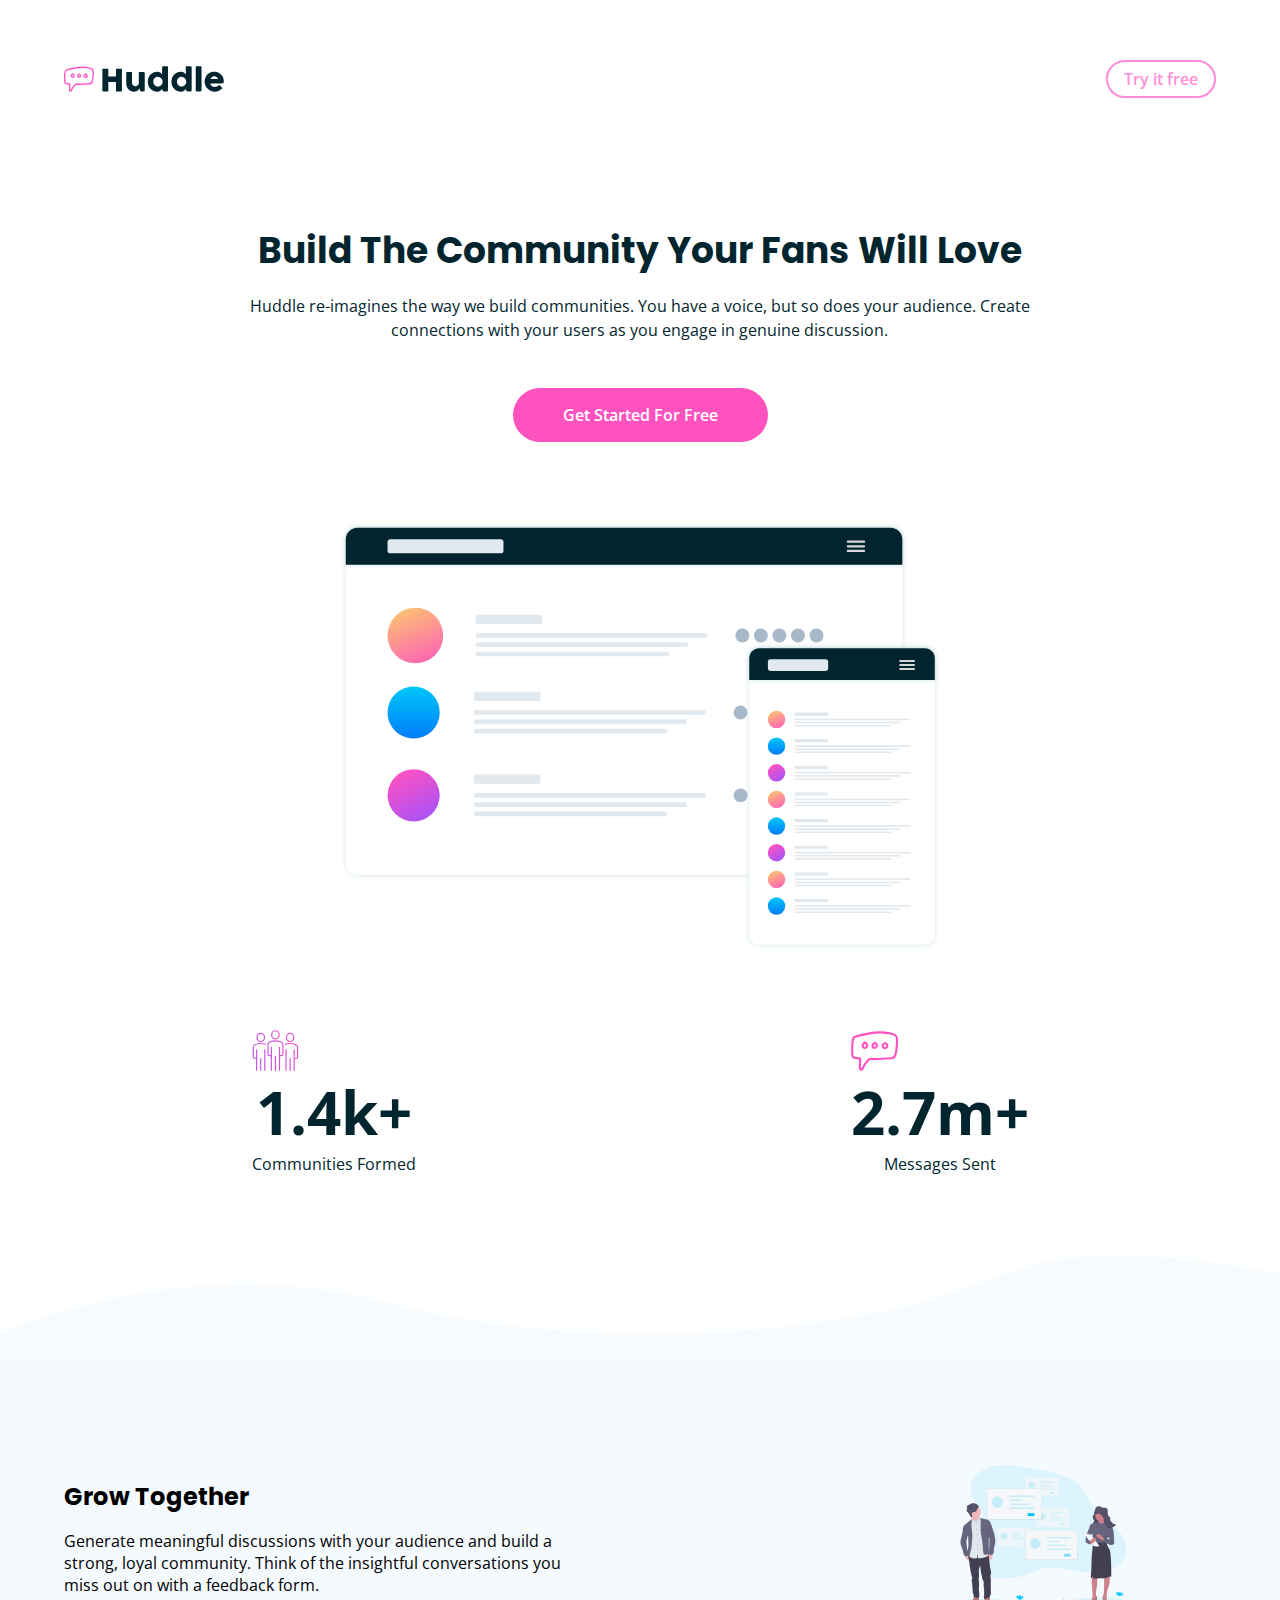
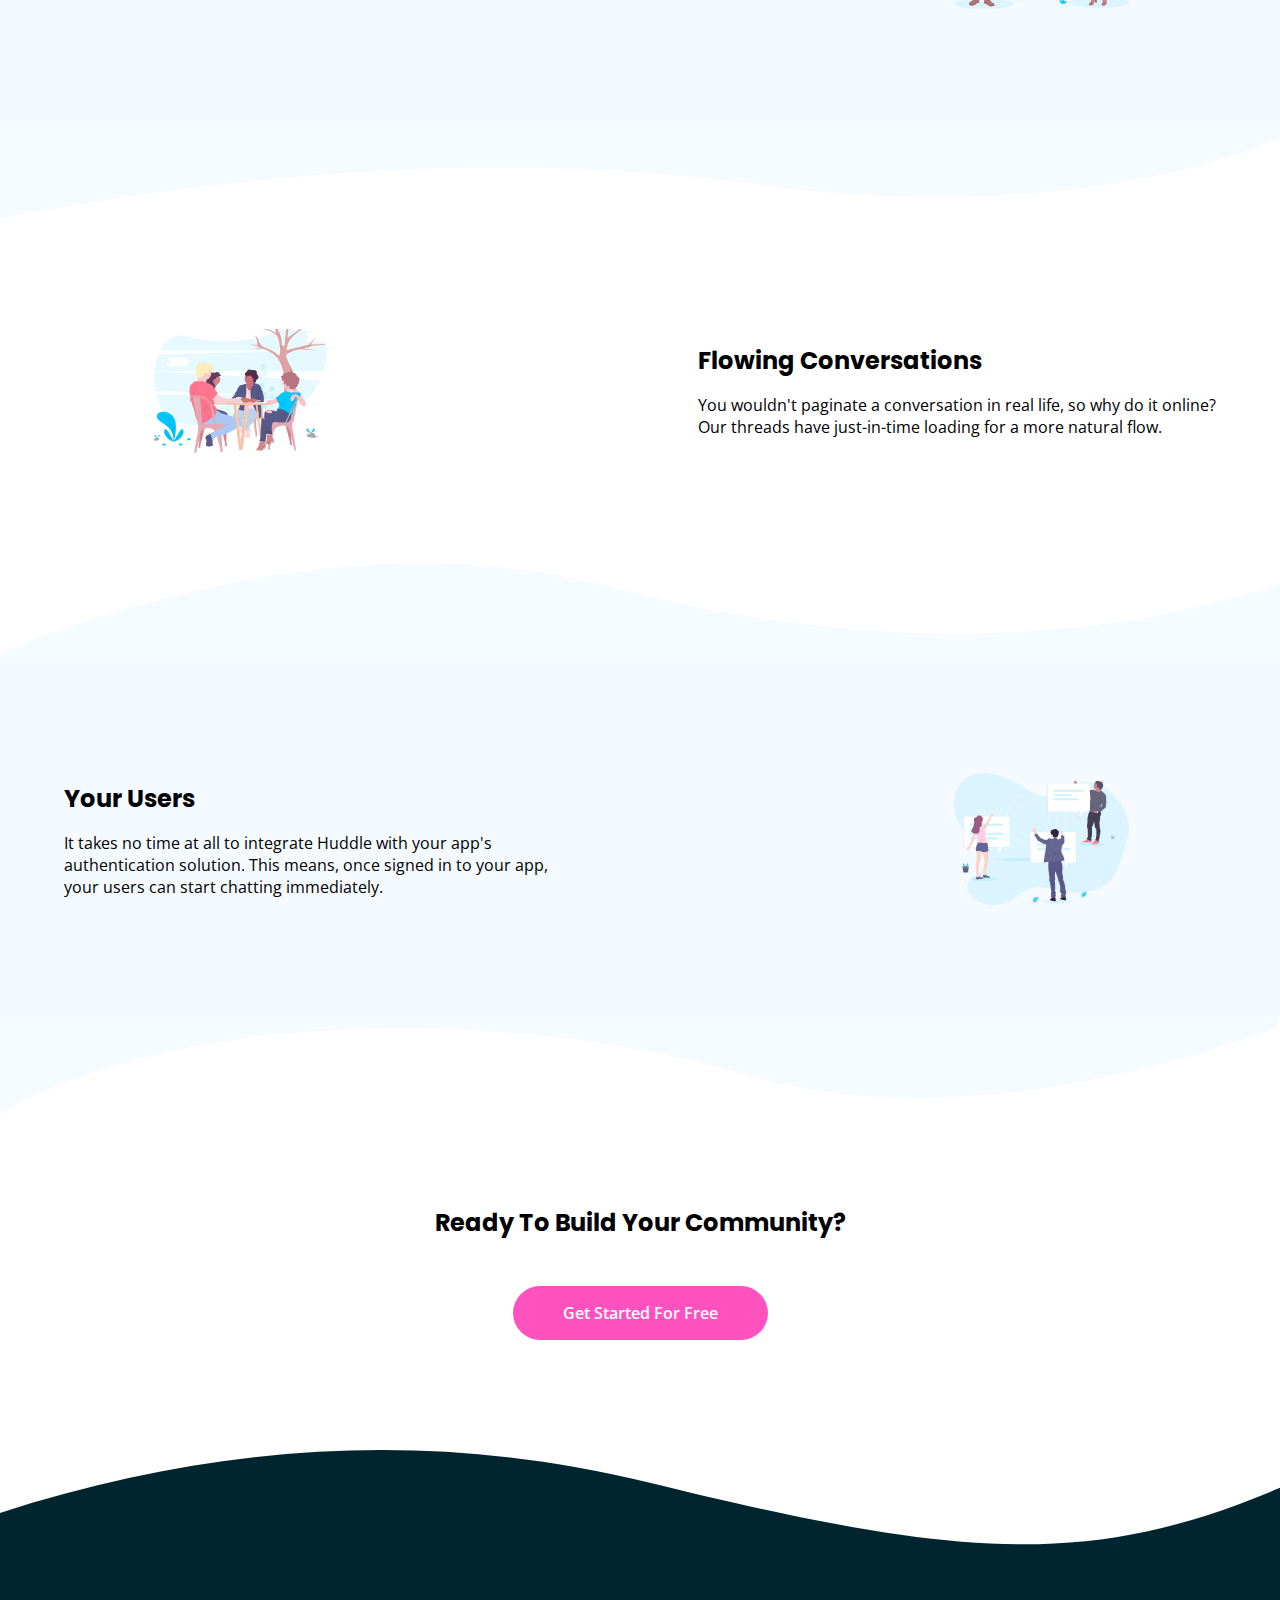
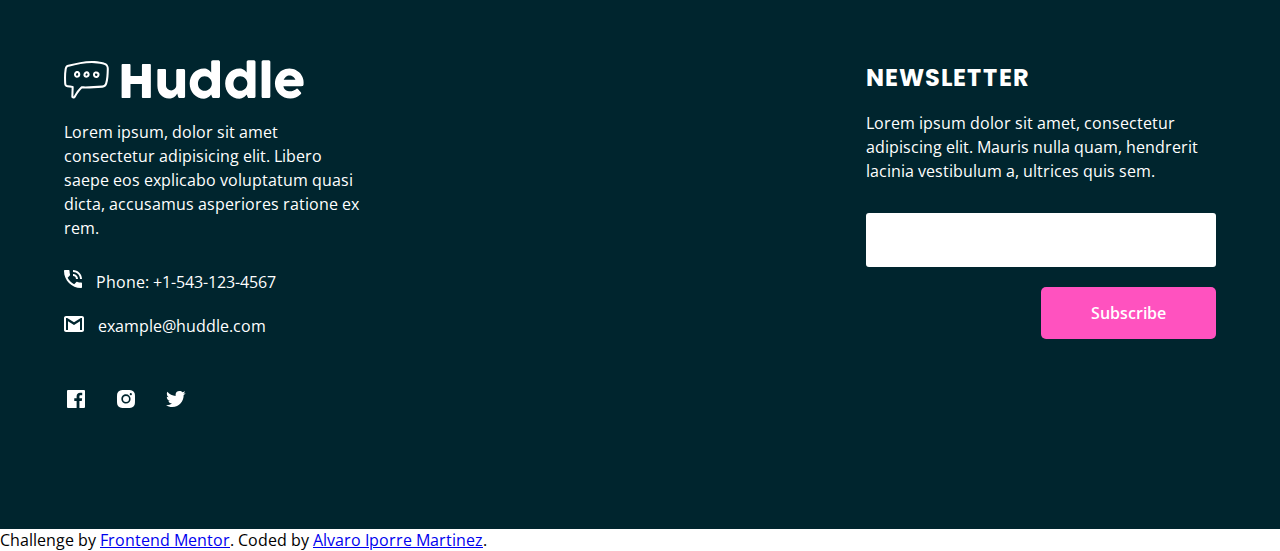
<file: huddle-landing-page-with-curved-sections-master/index.html>
<!DOCTYPE html>
<html lang="en">

<head>
  <meta charset="UTF-8">
  <meta name="viewport" content="width=device-width, initial-scale=1.0">
  <!-- displays site properly based on user's device -->

  <link rel="icon" type="image/png" sizes="32x32" href="./images/favicon-32x32.png">

  <title>Frontend Mentor | Huddle landing page with curved sections</title>

  <!-- Feel free to remove these styles or customise in your own stylesheet 👍 -->
  <link rel="stylesheet" href="css/style.css">
  <link rel="preconnect" href="https://fonts.googleapis.com">
  <link rel="preconnect" href="https://fonts.gstatic.com" crossorigin>
  <link href="https://fonts.googleapis.com/css2?family=Open+Sans:wght@400;600;700&family=Poppins:wght@700&display=swap"
    rel="stylesheet">
</head>

<body>
  <header class="header">
    <nav class="header_nav container">

      <figure class="figure_logo">
        <img src="images/logo.svg" alt="Logo" class="image_logo">
      </figure>
      <a class="nav_button" href="#">Try it free</a>
    </nav>

    <section class="section_header container">
      <div class="text">
        <h1 class="title">Build The Community Your Fans Will Love</h1>
        <p class="paragraph">Huddle re-imagines the way we build communities. You have a voice, but so does
          your audience. Create connections with your users as you engage in genuine discussion.</p>
        <a class="main_button" href="#">Get Started For Free</a>
      </div>
      <figure class="figure_picture">
        <img src="images/screen-mockups.svg" alt="" class="main_img">
      </figure>
      <div class="main_numbers">
        <div class="item_numbers">
          <img src="images/icon-communities.svg" class="icon" alt="">
          <h3 class="number">1.4k+</h3>
          <p class="number_paragraph">Communities Formed</p>
        </div>

        <div class="item_numbers">
          <img src="images/icon-messages.svg" class="icon" alt="">
          <h3 class="number">2.7m+</h3>
          <p class="number_paragraph">Messages Sent</p>
        </div>
      </div>
    </section>
    <div class="wave wave--bottom"></div>
  </header>
  <main class="main">
    <section class="section">
      <div class="section_container container">
        <figure class="section_picture">
          <img src="images/illustration-grow-together.svg" alt="" class="section_figure">
        </figure>
        <div class="section_text">
          <h2 class="subtitle">Grow Together</h2>
          <p class="section_paragraph">Generate meaningful discussions with your audience and build a strong, loyal
            community. Think of the insightful conversations you miss out on with a feedback form.</p>
        </div>
      </div>
    </section>

    <section class="section section_white">
      <div class="section_container section_container_reverse container">
        <figure class="section_picture">
          <img src="images/illustration-flowing-conversation.svg" alt="" class="section_figure">
        </figure>
        <div class="section_text">
          <h2 class="subtitle">Flowing Conversations</h2>
          <p class="section_paragraph">You wouldn't paginate a conversation in real life, so why do it online? Our
            threads have just-in-time loading for a more natural flow.</p>
        </div>
      </div>
      <div class="wave wave--bottom"></div>
      <div class="wave wave--top"></div>
    </section>

    <section class="section">
      <div class="section_container container">
        <figure class="section_picture">
          <img src="images/illustration-your-users.svg" alt="" class="section_figure">
        </figure>
        <div class="section_text">
          <h2 class="subtitle">Your Users</h2>
          <p class="section_paragraph">It takes no time at all to integrate Huddle with your app's authentication
            solution. This means, once signed in to your app, your users can start chatting immediately.</p>
        </div>
      </div>
    </section>
    <section class="question">
      <div class="question_text container">
        <h2 class="subtitle">Ready To Build Your Community?</h2>
        <a href="" class="main_button">Get Started For Free</a>
      </div>
      <div class="wave wave--bottom"></div>
      <div class="wave wave--top"></div>
    </section>

  </main>
  <footer class="footer">
    <div class="footer_container container">
      <section class="footer_newsletter">
        <h2 class="footer_title">Newsletter</h2>
        <p class="footer_paragraph">Lorem ipsum dolor sit amet, consectetur adipiscing elit. Mauris nulla quam,
          hendrerit lacinia vestibulum a, ultrices quis sem.</p>
        <form class="footer_form">
          <input type="email" class="footer_input">
          <input type="submit" class="footer_button" value="Subscribe">
        </form>
      </section>
      <section class="footer_content">
        <img src="images/logo_white.svg" alt="white logo" class="footer_logo">
        <p class="footer_paragraph">Lorem ipsum, dolor sit amet consectetur adipisicing elit. Libero saepe eos explicabo
          voluptatum quasi dicta, accusamus asperiores ratione ex rem.</p>
        <div class="footer_contact">
          <img src="images/icon-phone.svg" alt="" class="footer_img">
        </div>
        <br>
        <div class="footer_email">
          <img src="images/icon-email.svg" alt="" class="footer_img">
        </div>
        <div class="footer_social">
          <a href="#" class="link_icon"><img src="images/icon_fb.svg" alt=""></a>
          <a href="#" class="link_icon"><img src="images/icon_insta.svg" alt=""></a>
          <a href="#" class="link_icon"><img src="images/icon_twitter.svg" alt=""></a>
        </div>
      </section>

    </div>


  </footer>


  <footer>
    <p class="attribution">
      Challenge by <a href="https://www.frontendmentor.io?ref=challenge" target="_blank">Frontend Mentor</a>.
      Coded by <a href="#">Alvaro Iporre Martinez</a>.
    </p>
  </footer>
</body>

</html>
</file>
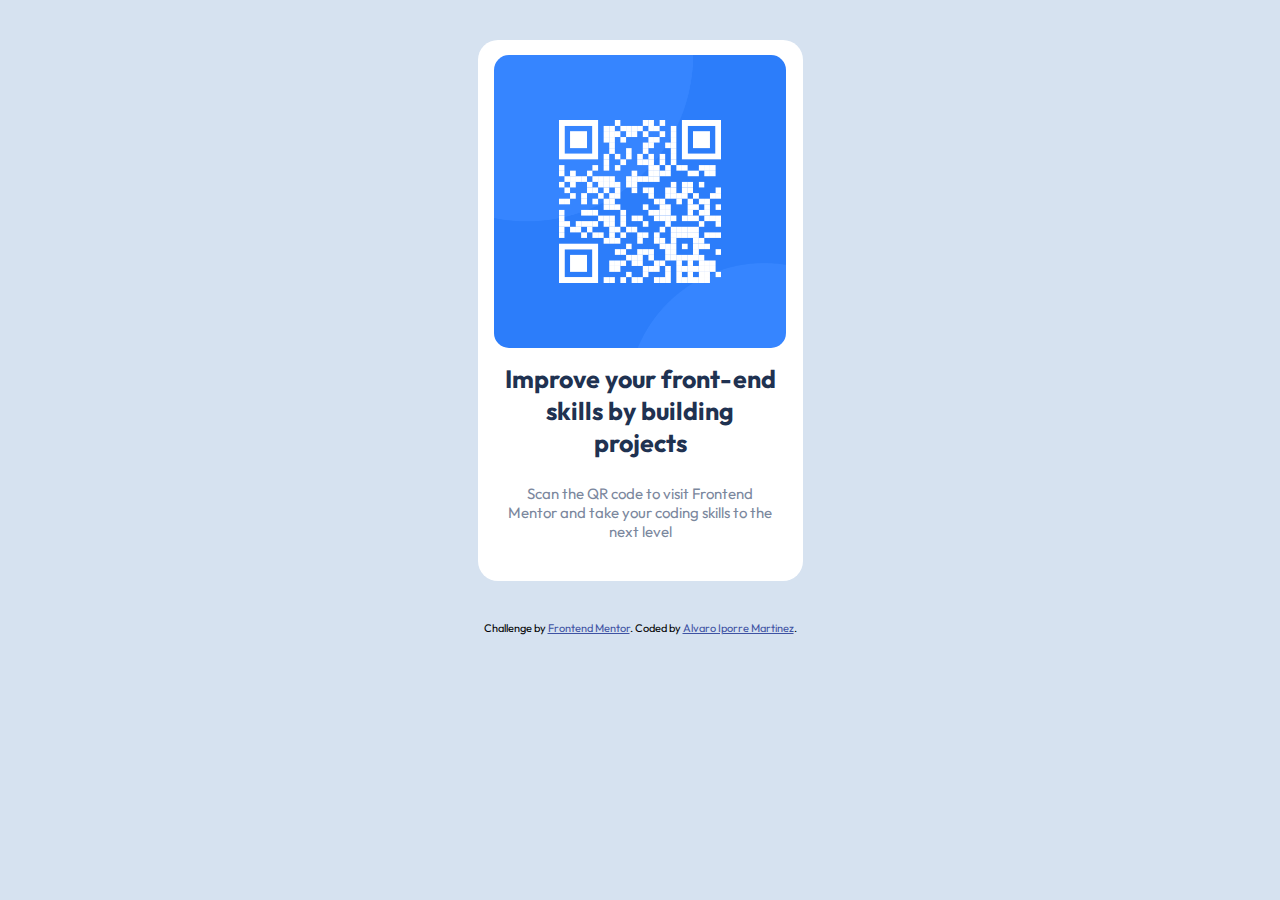
<file: qr-code-component-main/index.html>
<!DOCTYPE html>
<html lang="en">

<head>
  <meta charset="UTF-8">
  <meta name="viewport" content="width=device-width, initial-scale=1.0">
  <!-- displays site properly based on user's device -->

  <link rel="icon" type="image/png" sizes="32x32" href="./images/favicon-32x32.png">

  <title>Frontend Mentor | QR code component</title>

  <link rel="stylesheet" href="css/styles.css">
  <link rel="preconnect" href="https://fonts.googleapis.com">
  <link rel="preconnect" href="https://fonts.gstatic.com" crossorigin>
  <link href="https://fonts.googleapis.com/css2?family=Outfit:wght@400;700&display=swap" rel="stylesheet">


  <!-- Feel free to remove these styles or customise in your own stylesheet 👍 -->
  <style>
    .attribution {
      font-size: 11px;
      text-align: center;
    }

    .attribution a {
      color: hsl(228, 45%, 44%);
    }
  </style>
</head>

<body>
  <div class="container">
    <img src="images/image-qr-code.png" alt="" class="qr_image">
    <h1 class="title">Improve your front-end skills by building projects</h1>
    <p class="subtitle">Scan the QR code to visit Frontend Mentor and take your coding skills to the next level</p>
  </div>



  <div class="attribution">
    Challenge by <a href="https://www.frontendmentor.io?ref=challenge" target="_blank">Frontend Mentor</a>.
    Coded by <a href="#">Alvaro Iporre Martinez</a>.
  </div>
</body>

</html>
</file>
<file: huddle-landing-page-with-curved-sections-master/css/style.css>
* {
    margin: 0;
    box-sizing: border-box;
}

:root {
    --poppins: 'Poppins', sans-serif;
    --open-sans: 'Open Sans', sans-serif;

    --pink: hsl(322, 100%, 66%);
    --light-pink: hsl(321, 100%, 78%);
    --light-red: hsl(0, 100%, 63%);
    --very-dark-cyan: hsl(192, 100%, 9%);
    --very-pale-blue: hsl(207, 100%, 98%);

    --padding-container: 80px 0;
}

body {

    font-family: var(--open-sans);
}

.container {
    width: 90%;
    max-width: 1200px;
    margin: 0 auto;
    overflow: hidden;
    padding: var(--padding-container);
}

.header {
    min-height: 100vh;
    position: relative;
    --wave-bottom: url("../images/bg-section-top-mobile-1.svg");

}

.header_nav {
    display: flex;
    justify-content: space-between;
    align-items: center;
    --padding-container: 60px 0 45px;
}

.figure_logo {
    width: 45%;
    max-width: 160px;
}

.image_logo {
    width: 100%;
    display: block;
}

.nav_button {
    color: var(--light-pink);
    text-decoration: none;
    border: 2px solid;
    padding: 6px 16px;
    border-radius: 3000px;
    font-weight: 600;
    box-shadow: 0 0 1px;
}

.section_header {
    text-align: center;
    color: var(--very-dark-cyan);

}

.title {
    font-family: var(--poppins);

}

.paragraph {
    margin: 16px auto;
    line-height: 1.5;
    width: 90%;

}

.main_button {
    display: inline-block;
    background-color: var(--pink);
    color: white;
    text-decoration: none;
    border-radius: 30px;
    padding: 16px 30px;
    margin-top: 30px;
    font-weight: 600;
}

.figure_picture {
    margin-top: 80px;
}

.main_img {
    width: 100%;
    max-width: 600px;
    margin: 0 auto;
    display: block;
}

.main_numbers {
    margin-top: 80px;
    display: flex;
    flex-direction: column;
    align-items: center;
    margin-bottom: 100px;
    gap: 60px;
}

.item_numbers {
    overflow: hidden;
}

.number {
    font-size: 60px;
}

.icon {
    display: block;
}

.wave {
    position: absolute;
    width: 100%;
    height: 100px;

    background-repeat: no-repeat;
    background-size: 100% 100px;
}

.wave--bottom {
    left: 0;
    bottom: 0;
    background-image: var(--wave-bottom);

}

.wave--top {
    left: 0;
    top: 0;
    background-image: var(--wave-top);
}

.section {
    background-color: var(--very-pale-blue);
    --padding-container: 110px 0;
}

.section_white {
    --padding-container: 210px 0;
    background-color: #ffffff;
    position: relative;
    --wave-top: url("../images/bg-section-bottom-mobile-1.svg");
    --wave-bottom: url("../images/bg-section-top-mobile-2.svg");
}

.section_container {
    display: flex;
    flex-direction: column;
}

.section_figure {
    width: 100%;
    max-width: 350px;
    display: block;
    margin: auto;
}

.section_text {
    margin-top: 50px;
    text-align: center;
}

.subtitle {
    margin-bottom: 16px;
    font-family: var(--poppins);
}

.question {
    position: relative;
    text-align: center;
    --wave-top: url("../images/bg-section-bottom-mobile-2.svg");
    --wave-bottom: url("../images/bg-footer-top-mobile.svg");
    --padding-container: 190px 0 210px
}

.footer {
    background-color: var(--very-dark-cyan);
    color: #fff;

}

.footer_title {
    text-transform: uppercase;
    letter-spacing: 1px;
    margin-bottom: 16px;
    font-family: var(--poppins);
}

.footer_paragraph {
    line-height: 1.5;
    margin: 16px 0 50px;
}

.footer_form {
    display: flex;
    flex-wrap: wrap;
    margin-bottom: 80px;
}

.footer_input {
    flex-basis: 100%;
    flex-grow: 1;
    font-size: 16px;
    font-family: var(--open-sans);
    border: none;
    outline: none;
    border-radius: 3px;
    padding: 16px 6px;
    margin-bottom: 20px;
}

.footer_button {
    font-size: 16px;
    font-family: var(--open-sans);
    margin-left: auto;
    background-color: var(--pink);
    color: #fff;
    font-weight: 600;
    border-radius: 5px;
    padding: 15px 50px;
    border: none;
}

.footer_contact::after {
    content: "Phone: +1-543-123-4567";
    margin-left: 10px;
}

.footer_email::after {
    content: "example@huddle.com";
    margin-left: 10px;
}

.footer_social {
    display: flex;
    justify-content: left;
    gap: 10px;
    margin-top: 50px;
}

.link_icon {
    text-decoration: none;
    width: 40px;
}

@media (min-width:750px) {
    .header {
        --wave-bottom: url("../images/bg-section-top-desktop-1.svg");
    }

    .title {
        font-size: 36px;
    }

    .paragraph {
        width: 70%;
    }

    .main_button {
        padding: 16px 50px;
    }

    .main_numbers {
        flex-direction: row;
        justify-content: space-around;
    }

    .section_container {
        flex-direction: row-reverse;
        align-items: center;
        justify-content: space-between;
    }

    .section_figure {
        width: 50%;
    }

    .section_text {
        width: 45%;
        margin: 0;
        text-align: start;
    }

    .section_container_reverse {
        flex-direction: row;
    }

    .section_white {
        --wave-top: url("../images/bg-section-bottom-desktop-1.svg");
        --wave-bottom: url("../images/bg-section-top-desktop-2.svg");
    }

    .question {
        --wave-top: url("../images/bg-section-bottom-desktop-2.svg");
        --wave-bottom: url("../images/bg-footer-top-desktop.svg");
    }

    .footer_container {
        --padding-container: 110px 0;
        display: flex;
        justify-content: space-between;
    }

    .footer_newsletter {
        width: 50%;
        max-width: 350px;
        order: 1;
    }

    .footer_content {
        width: 50%;
        max-width: 300px;
    }

    .footer_paragraph {
        margin: 16px 0 30px;
    }
}
</file>
<file: qr-code-component-main/css/styles.css>
:root {
    --white: hsl(0, 0%, 100%);
    --light_gray: hsl(212, 45%, 89%);
    --grayish_blue: hsl(220, 15%, 55%);
    --dark_blue: hsl(218, 44%, 22%);

    --outfit: 'Outfit', sans-serif;
}

* {
    border: 0;
}

body {
    display: flex;
    flex-direction: column;
    margin: auto;
    align-items: center;
    background-color: var(--light_gray);
    font-family: var(--outfit);
}

.container {
    max-width: 325px;
    display: flex;
    flex-direction: column;
    margin: 40px 10px;
    border-radius: 20px;
    background-color: var(--white);
    align-items: center;
    text-align: center;
}

.qr_image {
    width: 90%;
    margin: 15px;
    border-radius: 15px;   
}

.title {
    
    font-weight: 700;
    color: var(--dark_blue);
    font-size: 25px;
    margin: auto 20px;
}

.subtitle {
    font-size: 15px;
    margin: 25px;
    margin-bottom: 40px;
    color: var(--grayish_blue);
}

@media (min-width:750px){
    
    
}
</file>
